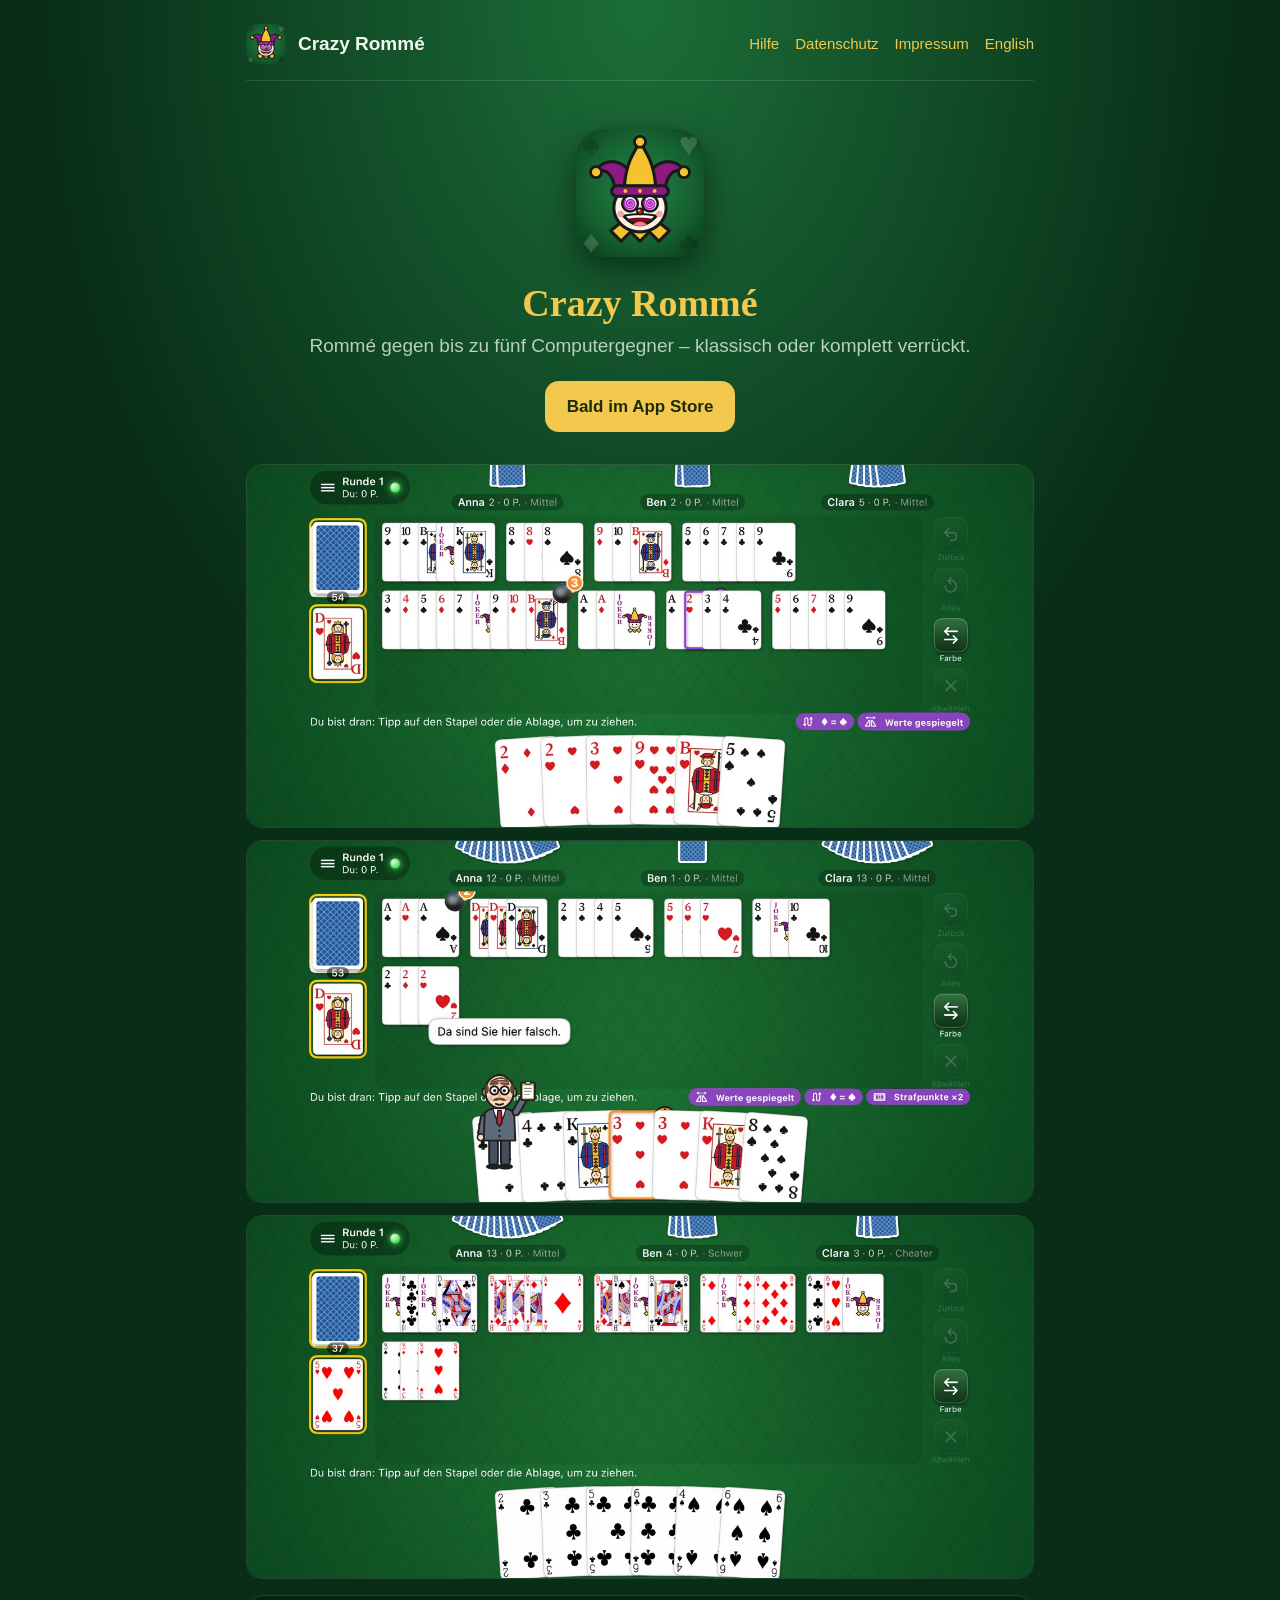
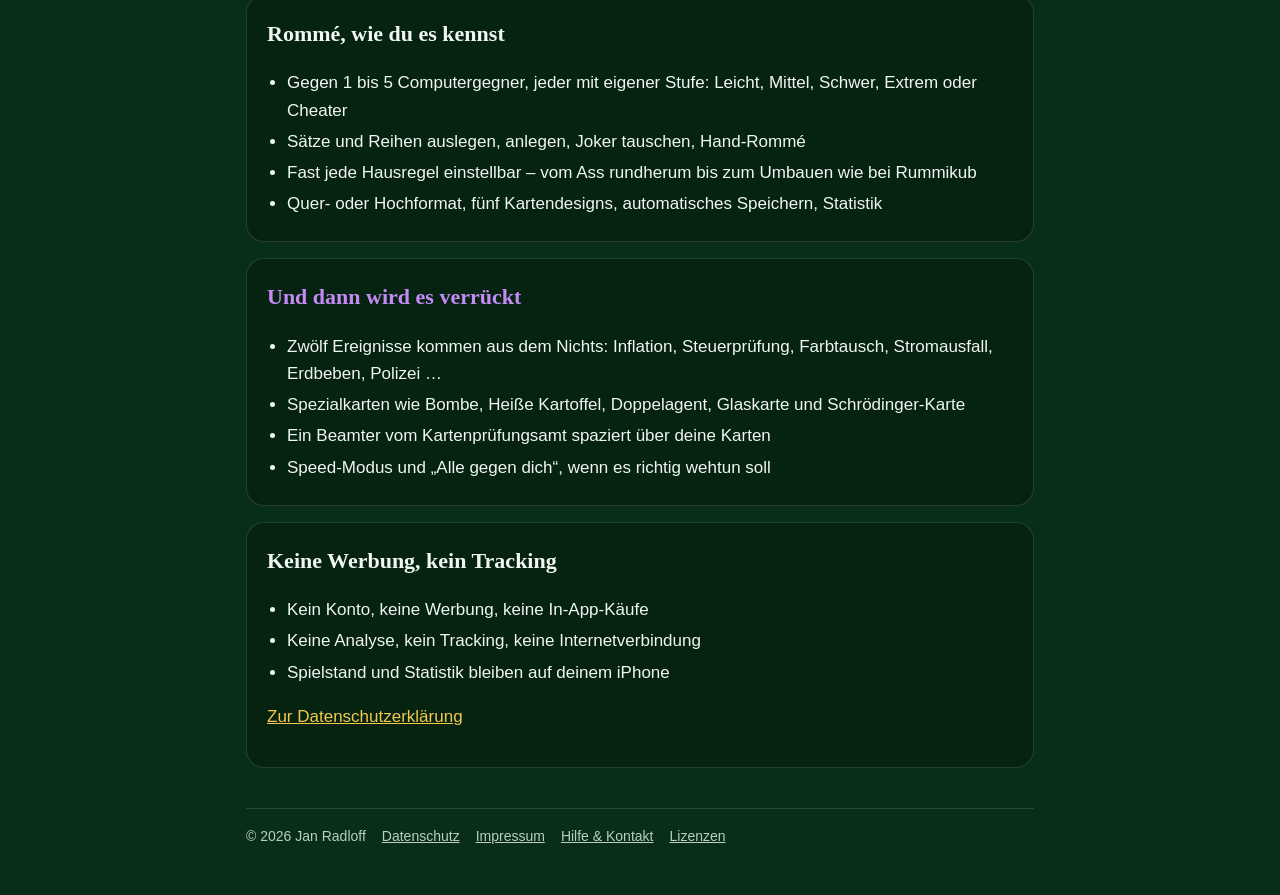
<file: index.html>
<!doctype html>
<html lang="de">
<head>
<meta charset="utf-8">
<meta name="viewport" content="width=device-width, initial-scale=1">
<title>Crazy Rommé</title>
<meta name="description" content="Crazy Rommé: Rommé für das iPhone gegen bis zu fünf Computergegner – klassisch oder mit verrückten Ereignissen. Ohne Werbung, ohne Tracking, ohne Datenerhebung.">
<meta name="theme-color" content="#082e18">
<link rel="icon" href="favicon.png">
<link rel="apple-touch-icon" href="apple-touch-icon.png">
<link rel="stylesheet" href="style.css">
<link rel="alternate" hreflang="de" href="https://the404avenger.github.io/crazy-romme/">
<link rel="alternate" hreflang="en" href="https://the404avenger.github.io/crazy-romme/en/">
</head>
<body>
<div class="wrap">
<header class="top">
  <a class="home" href="index.html"><img src="icon.png" alt="">Crazy Rommé</a>
  <nav>
    <a href="support.html">Hilfe</a>
    <a href="datenschutz.html">Datenschutz</a>
    <a href="impressum.html">Impressum</a>
    <a href="en/index.html" lang="en" hreflang="en">English</a>
  </nav>
</header>
<main>
<section class="hero">
  <img src="icon.png" alt="App-Symbol von Crazy Rommé: ein lachender Joker-Kopf">
  <h1>Crazy Rommé</h1>
  <p class="claim">Rommé gegen bis zu fünf Computergegner – klassisch oder komplett verrückt.</p>
  <!-- Link zum App Store ergänzen, sobald die App veröffentlicht ist -->
  <a class="badge" href="#">Bald im App Store</a>
</section>

<div class="shots">
  <img src="img/01-tisch_verrueckt.jpg" alt="Spieltisch im Querformat mit vielen Kombinationen, einer Bombe und zwei laufenden Ereignissen" loading="lazy">
  <img src="img/02-beamter.jpg" alt="Ein gezeichneter Beamter läuft über die Handkarten und sagt: Da sind Sie hier falsch." loading="lazy">
  <img src="img/03-tisch_klassisch.jpg" alt="Klassischer Spieltisch mit dem Kartensatz „Klassisch bunt“" loading="lazy">
</div>

<div class="card">
  <h2>Rommé, wie du es kennst</h2>
  <ul class="points">
    <li>Gegen 1 bis 5 Computergegner, jeder mit eigener Stufe: Leicht, Mittel, Schwer, Extrem oder Cheater</li>
    <li>Sätze und Reihen auslegen, anlegen, Joker tauschen, Hand-Rommé</li>
    <li>Fast jede Hausregel einstellbar – vom Ass rundherum bis zum Umbauen wie bei Rummikub</li>
    <li>Quer- oder Hochformat, fünf Kartendesigns, automatisches Speichern, Statistik</li>
  </ul>
</div>

<div class="card crazy">
  <h2>Und dann wird es verrückt</h2>
  <ul class="points">
    <li>Zwölf Ereignisse kommen aus dem Nichts: Inflation, Steuerprüfung, Farbtausch, Stromausfall, Erdbeben, Polizei …</li>
    <li>Spezialkarten wie Bombe, Heiße Kartoffel, Doppelagent, Glaskarte und Schrödinger-Karte</li>
    <li>Ein Beamter vom Kartenprüfungsamt spaziert über deine Karten</li>
    <li>Speed-Modus und „Alle gegen dich“, wenn es richtig wehtun soll</li>
  </ul>
</div>

<div class="card">
  <h2>Keine Werbung, kein Tracking</h2>
  <ul class="points">
    <li>Kein Konto, keine Werbung, keine In-App-Käufe</li>
    <li>Keine Analyse, kein Tracking, keine Internetverbindung</li>
    <li>Spielstand und Statistik bleiben auf deinem iPhone</li>
  </ul>
  <p><a href="datenschutz.html">Zur Datenschutzerklärung</a></p>
</div>
</main>
<footer>
  <span>© 2026 Jan Radloff</span>
  <a href="datenschutz.html">Datenschutz</a>
  <a href="impressum.html">Impressum</a>
  <a href="support.html">Hilfe &amp; Kontakt</a>
  <a href="lizenzen.html">Lizenzen</a>
</footer>
</div>
</body>
</html>
</file>
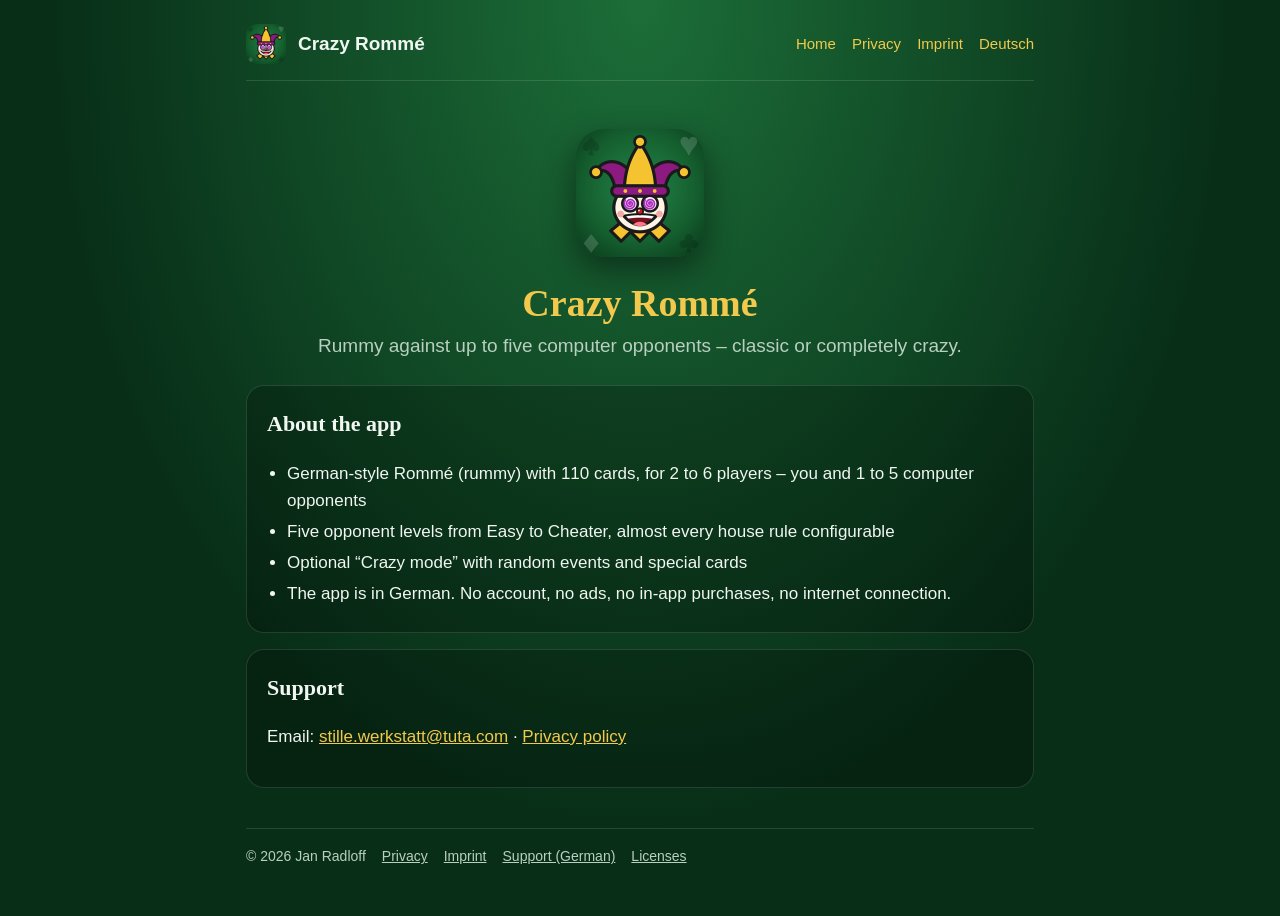
<file: en/index.html>
<!doctype html>
<html lang="en">
<head>
<meta charset="utf-8">
<meta name="viewport" content="width=device-width, initial-scale=1">
<title>Crazy Rommé</title>
<meta name="description" content="Crazy Rommé: Rummy for iPhone against up to five computer opponents – classic or crazy. No ads, no tracking, no data collection.">
<meta name="theme-color" content="#082e18">
<link rel="icon" href="../favicon.png">
<link rel="apple-touch-icon" href="../apple-touch-icon.png">
<link rel="stylesheet" href="../style.css">
<link rel="alternate" hreflang="de" href="https://the404avenger.github.io/crazy-romme/">
<link rel="alternate" hreflang="en" href="https://the404avenger.github.io/crazy-romme/en/">
</head>
<body>
<div class="wrap">
<header class="top">
  <a class="home" href="index.html"><img src="../icon.png" alt="">Crazy Rommé</a>
  <nav>
    <a href="index.html">Home</a>
    <a href="privacy.html">Privacy</a>
    <a href="../impressum.html">Imprint</a>
    <a href="../index.html" lang="de" hreflang="de">Deutsch</a>
  </nav>
</header>
<main>
<section class="hero">
  <img src="../icon.png" alt="Crazy Rommé app icon: a laughing joker head">
  <h1>Crazy Rommé</h1>
  <p class="claim">Rummy against up to five computer opponents – classic or completely crazy.</p>
</section>
<div class="card">
  <h2>About the app</h2>
  <ul class="points">
    <li>German-style Rommé (rummy) with 110 cards, for 2 to 6 players – you and 1 to 5 computer opponents</li>
    <li>Five opponent levels from Easy to Cheater, almost every house rule configurable</li>
    <li>Optional “Crazy mode” with random events and special cards</li>
    <li>The app is in German. No account, no ads, no in-app purchases, no internet connection.</li>
  </ul>
</div>
<div class="card">
  <h2>Support</h2>
  <p>Email: <a href="mailto:stille.werkstatt@tuta.com?subject=Crazy%20Romm%C3%A9">stille.werkstatt@tuta.com</a> · <a href="privacy.html">Privacy policy</a></p>
</div>
</main>
<footer>
  <span>© 2026 Jan Radloff</span>
  <a href="privacy.html">Privacy</a>
  <a href="../impressum.html">Imprint</a>
  <a href="../support.html">Support (German)</a>
  <a href="../lizenzen.html">Licenses</a>
</footer>
</div>
</body>
</html>
</file>
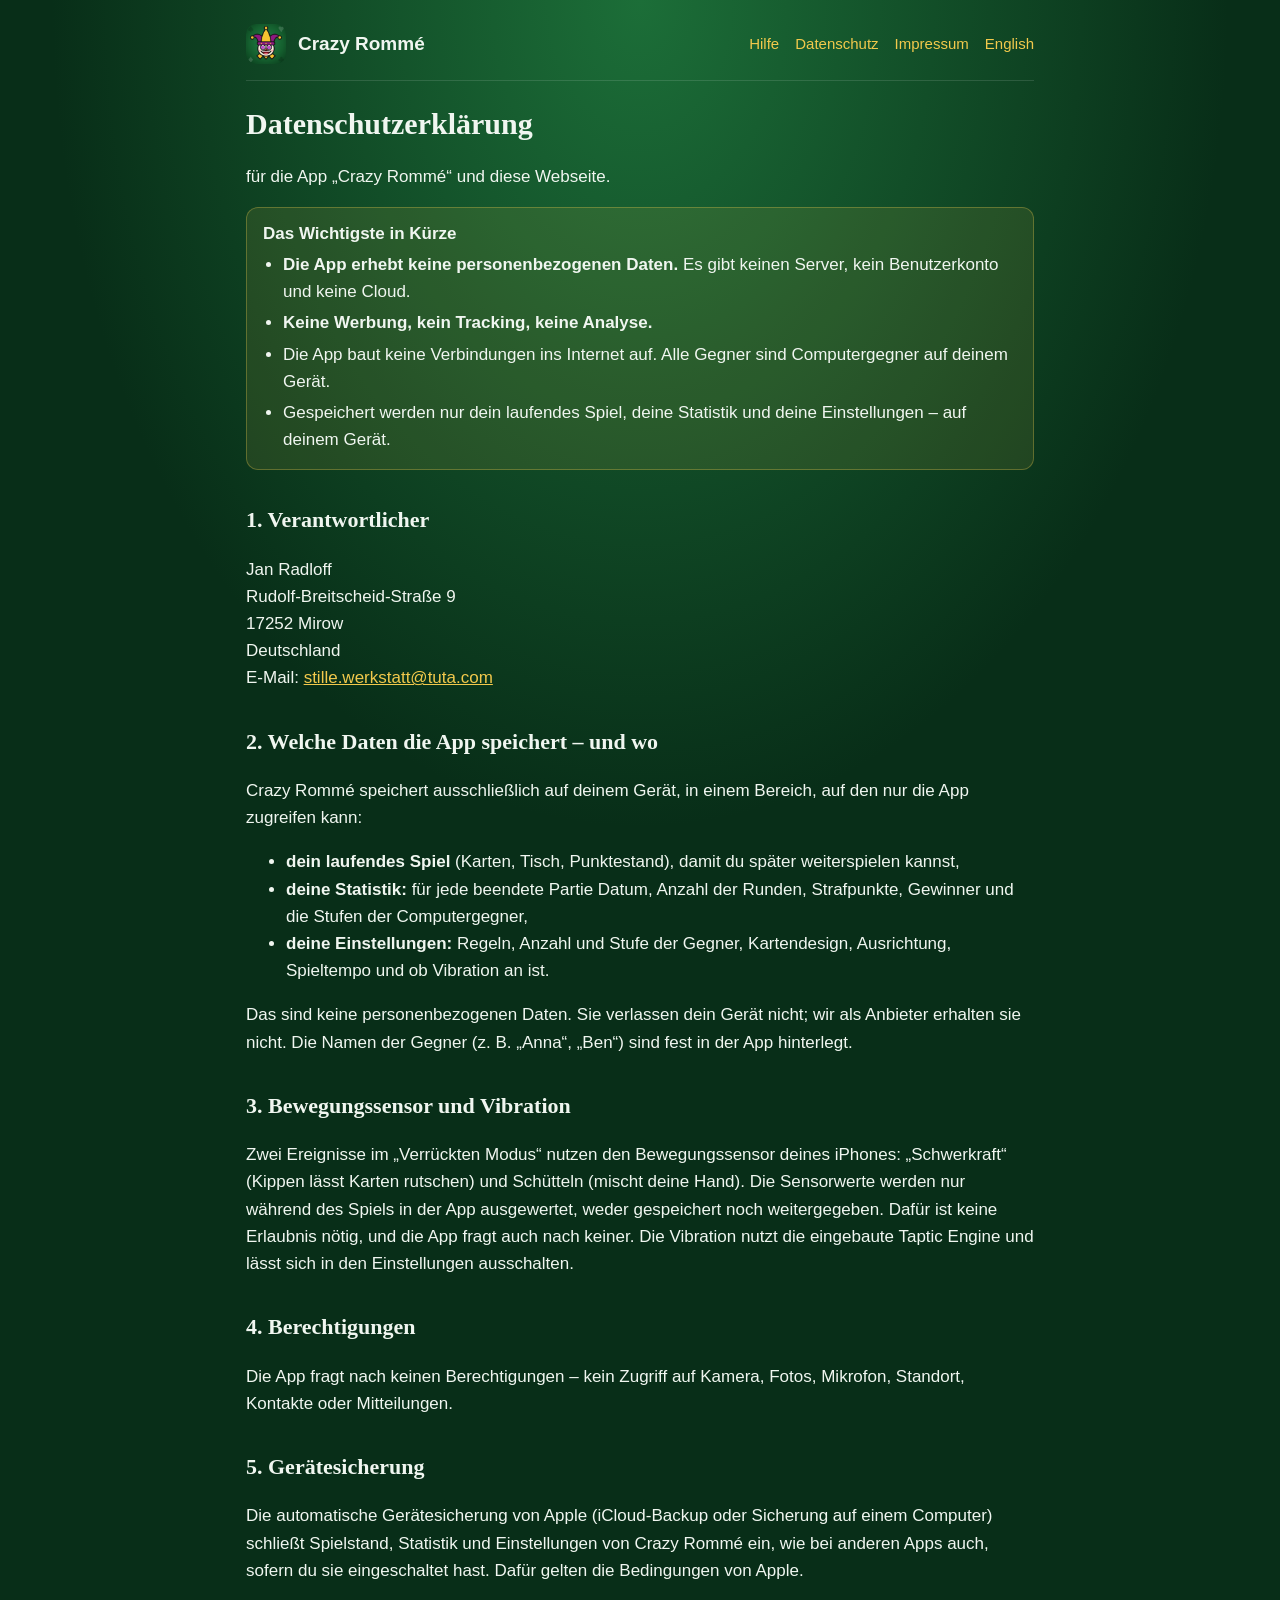
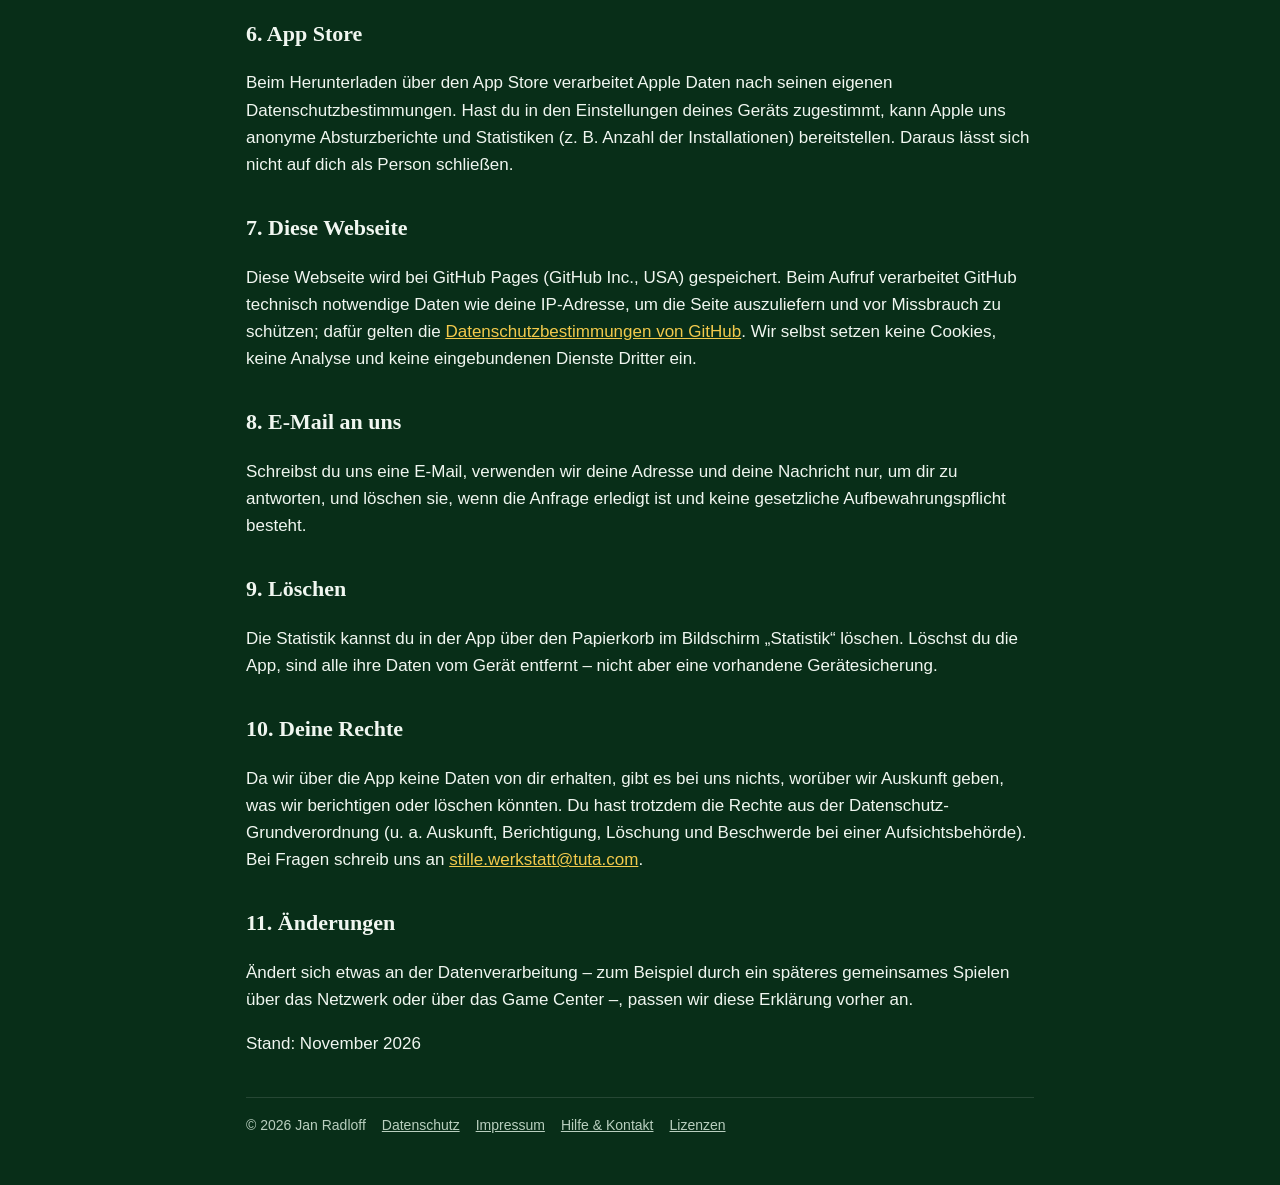
<file: datenschutz.html>
<!doctype html>
<html lang="de">
<head>
<meta charset="utf-8">
<meta name="viewport" content="width=device-width, initial-scale=1">
<title>Datenschutz – Crazy Rommé</title>
<meta name="description" content="Datenschutzerklärung für die App „Crazy Rommé“ und diese Webseite.">
<meta name="theme-color" content="#082e18">
<link rel="icon" href="favicon.png">
<link rel="apple-touch-icon" href="apple-touch-icon.png">
<link rel="stylesheet" href="style.css">
<link rel="alternate" hreflang="de" href="https://the404avenger.github.io/crazy-romme/datenschutz.html">
<link rel="alternate" hreflang="en" href="https://the404avenger.github.io/crazy-romme/en/privacy.html">
</head>
<body>
<div class="wrap">
<header class="top">
  <a class="home" href="index.html"><img src="icon.png" alt="">Crazy Rommé</a>
  <nav>
    <a href="support.html">Hilfe</a>
    <a href="datenschutz.html">Datenschutz</a>
    <a href="impressum.html">Impressum</a>
    <a href="en/privacy.html" lang="en" hreflang="en">English</a>
  </nav>
</header>
<main>
<h1>Datenschutzerklärung</h1>
<p>für die App „Crazy Rommé“ und diese Webseite.</p>

<div class="note">
<strong>Das Wichtigste in Kürze</strong>
<ul class="points">
  <li><strong>Die App erhebt keine personenbezogenen Daten.</strong> Es gibt keinen Server, kein Benutzerkonto und keine Cloud.</li>
  <li><strong>Keine Werbung, kein Tracking, keine Analyse.</strong></li>
  <li>Die App baut keine Verbindungen ins Internet auf. Alle Gegner sind Computergegner auf deinem Gerät.</li>
  <li>Gespeichert werden nur dein laufendes Spiel, deine Statistik und deine Einstellungen – auf deinem Gerät.</li>
</ul>
</div>

<h2>1. Verantwortlicher</h2>
<p>Jan Radloff<br>Rudolf-Breitscheid-Straße 9<br>17252 Mirow<br>Deutschland<br>E-Mail: <a href="mailto:stille.werkstatt@tuta.com">stille.werkstatt@tuta.com</a></p>

<h2>2. Welche Daten die App speichert – und wo</h2>
<p>Crazy Rommé speichert ausschließlich auf deinem Gerät, in einem Bereich, auf den nur die App zugreifen kann:</p>
<ul>
  <li><strong>dein laufendes Spiel</strong> (Karten, Tisch, Punktestand), damit du später weiterspielen kannst,</li>
  <li><strong>deine Statistik:</strong> für jede beendete Partie Datum, Anzahl der Runden, Strafpunkte, Gewinner und die Stufen der Computergegner,</li>
  <li><strong>deine Einstellungen:</strong> Regeln, Anzahl und Stufe der Gegner, Kartendesign, Ausrichtung, Spieltempo und ob Vibration an ist.</li>
</ul>
<p>Das sind keine personenbezogenen Daten. Sie verlassen dein Gerät nicht; wir als Anbieter erhalten sie nicht. Die Namen der Gegner (z. B. „Anna“, „Ben“) sind fest in der App hinterlegt.</p>

<h2>3. Bewegungssensor und Vibration</h2>
<p>Zwei Ereignisse im „Verrückten Modus“ nutzen den Bewegungssensor deines iPhones: „Schwerkraft“ (Kippen lässt Karten rutschen) und Schütteln (mischt deine Hand). Die Sensorwerte werden nur während des Spiels in der App ausgewertet, weder gespeichert noch weitergegeben. Dafür ist keine Erlaubnis nötig, und die App fragt auch nach keiner. Die Vibration nutzt die eingebaute Taptic Engine und lässt sich in den Einstellungen ausschalten.</p>

<h2>4. Berechtigungen</h2>
<p>Die App fragt nach keinen Berechtigungen – kein Zugriff auf Kamera, Fotos, Mikrofon, Standort, Kontakte oder Mitteilungen.</p>

<h2>5. Gerätesicherung</h2>
<p>Die automatische Gerätesicherung von Apple (iCloud-Backup oder Sicherung auf einem Computer) schließt Spielstand, Statistik und Einstellungen von Crazy Rommé ein, wie bei anderen Apps auch, sofern du sie eingeschaltet hast. Dafür gelten die Bedingungen von Apple.</p>

<h2>6. App Store</h2>
<p>Beim Herunterladen über den App Store verarbeitet Apple Daten nach seinen eigenen Datenschutzbestimmungen. Hast du in den Einstellungen deines Geräts zugestimmt, kann Apple uns anonyme Absturzberichte und Statistiken (z. B. Anzahl der Installationen) bereitstellen. Daraus lässt sich nicht auf dich als Person schließen.</p>

<h2>7. Diese Webseite</h2>
<p>Diese Webseite wird bei GitHub Pages (GitHub Inc., USA) gespeichert. Beim Aufruf verarbeitet GitHub technisch notwendige Daten wie deine IP-Adresse, um die Seite auszuliefern und vor Missbrauch zu schützen; dafür gelten die <a href="https://docs.github.com/de/site-policy/privacy-policies/github-general-privacy-statement">Datenschutzbestimmungen von GitHub</a>. Wir selbst setzen keine Cookies, keine Analyse und keine eingebundenen Dienste Dritter ein.</p>

<h2>8. E-Mail an uns</h2>
<p>Schreibst du uns eine E-Mail, verwenden wir deine Adresse und deine Nachricht nur, um dir zu antworten, und löschen sie, wenn die Anfrage erledigt ist und keine gesetzliche Aufbewahrungspflicht besteht.</p>

<h2>9. Löschen</h2>
<p>Die Statistik kannst du in der App über den Papierkorb im Bildschirm „Statistik“ löschen. Löschst du die App, sind alle ihre Daten vom Gerät entfernt – nicht aber eine vorhandene Gerätesicherung.</p>

<h2>10. Deine Rechte</h2>
<p>Da wir über die App keine Daten von dir erhalten, gibt es bei uns nichts, worüber wir Auskunft geben, was wir berichtigen oder löschen könnten. Du hast trotzdem die Rechte aus der Datenschutz-Grundverordnung (u. a. Auskunft, Berichtigung, Löschung und Beschwerde bei einer Aufsichtsbehörde). Bei Fragen schreib uns an <a href="mailto:stille.werkstatt@tuta.com">stille.werkstatt@tuta.com</a>.</p>

<h2>11. Änderungen</h2>
<p>Ändert sich etwas an der Datenverarbeitung – zum Beispiel durch ein späteres gemeinsames Spielen über das Netzwerk oder über das Game Center –, passen wir diese Erklärung vorher an.</p>
<p>Stand: November 2026</p>
</main>
<footer>
  <span>© 2026 Jan Radloff</span>
  <a href="datenschutz.html">Datenschutz</a>
  <a href="impressum.html">Impressum</a>
  <a href="support.html">Hilfe &amp; Kontakt</a>
  <a href="lizenzen.html">Lizenzen</a>
</footer>
</div>
</body>
</html>
</file>
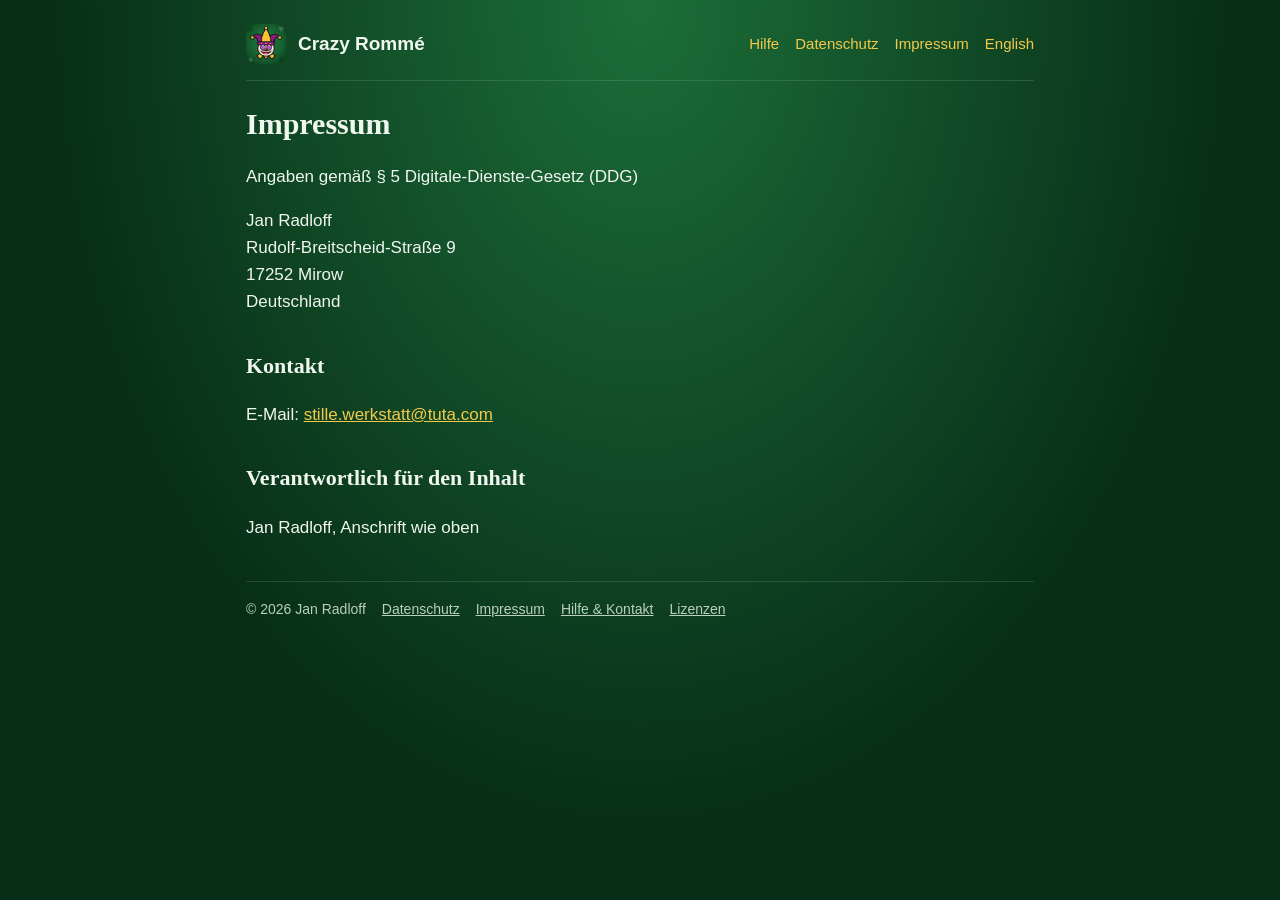
<file: impressum.html>
<!doctype html>
<html lang="de">
<head>
<meta charset="utf-8">
<meta name="viewport" content="width=device-width, initial-scale=1">
<title>Impressum – Crazy Rommé</title>
<meta name="description" content="Impressum von Crazy Rommé.">
<meta name="theme-color" content="#082e18">
<link rel="icon" href="favicon.png">
<link rel="apple-touch-icon" href="apple-touch-icon.png">
<link rel="stylesheet" href="style.css">
</head>
<body>
<div class="wrap">
<header class="top">
  <a class="home" href="index.html"><img src="icon.png" alt="">Crazy Rommé</a>
  <nav>
    <a href="support.html">Hilfe</a>
    <a href="datenschutz.html">Datenschutz</a>
    <a href="impressum.html">Impressum</a>
    <a href="en/privacy.html" lang="en" hreflang="en">English</a>
  </nav>
</header>
<main>
<h1>Impressum</h1>
<p>Angaben gemäß § 5 Digitale-Dienste-Gesetz (DDG)</p>
<p>Jan Radloff<br>Rudolf-Breitscheid-Straße 9<br>17252 Mirow<br>Deutschland</p>
<h2>Kontakt</h2>
<p>E-Mail: <a href="mailto:stille.werkstatt@tuta.com">stille.werkstatt@tuta.com</a></p>
<h2>Verantwortlich für den Inhalt</h2>
<p>Jan Radloff, Anschrift wie oben</p>
</main>
<footer>
  <span>© 2026 Jan Radloff</span>
  <a href="datenschutz.html">Datenschutz</a>
  <a href="impressum.html">Impressum</a>
  <a href="support.html">Hilfe &amp; Kontakt</a>
  <a href="lizenzen.html">Lizenzen</a>
</footer>
</div>
</body>
</html>
</file>
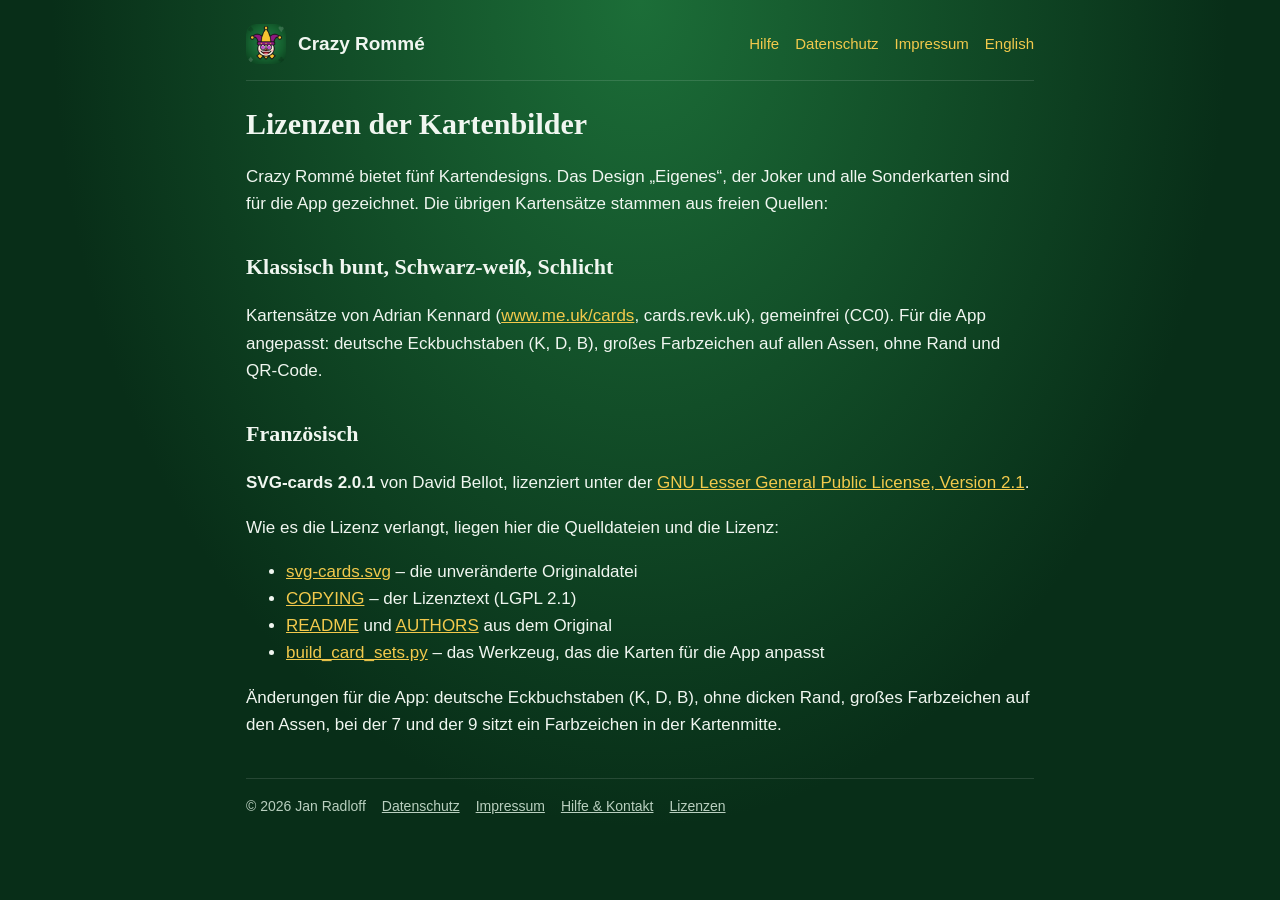
<file: lizenzen.html>
<!doctype html>
<html lang="de">
<head>
<meta charset="utf-8">
<meta name="viewport" content="width=device-width, initial-scale=1">
<title>Lizenzen – Crazy Rommé</title>
<meta name="description" content="Lizenzen der in Crazy Rommé verwendeten Kartenbilder.">
<meta name="theme-color" content="#082e18">
<link rel="icon" href="favicon.png">
<link rel="apple-touch-icon" href="apple-touch-icon.png">
<link rel="stylesheet" href="style.css">
</head>
<body>
<div class="wrap">
<header class="top">
  <a class="home" href="index.html"><img src="icon.png" alt="">Crazy Rommé</a>
  <nav>
    <a href="support.html">Hilfe</a>
    <a href="datenschutz.html">Datenschutz</a>
    <a href="impressum.html">Impressum</a>
    <a href="en/privacy.html" lang="en" hreflang="en">English</a>
  </nav>
</header>
<main>
<h1>Lizenzen der Kartenbilder</h1>
<p>Crazy Rommé bietet fünf Kartendesigns. Das Design „Eigenes“, der Joker und alle Sonderkarten sind für die App gezeichnet. Die übrigen Kartensätze stammen aus freien Quellen:</p>

<h2>Klassisch bunt, Schwarz-weiß, Schlicht</h2>
<p>Kartensätze von Adrian Kennard (<a href="https://www.me.uk/cards/">www.me.uk/cards</a>, cards.revk.uk), gemeinfrei (CC0). Für die App angepasst: deutsche Eckbuchstaben (K, D, B), großes Farbzeichen auf allen Assen, ohne Rand und QR-Code.</p>

<h2>Französisch</h2>
<p><strong>SVG-cards 2.0.1</strong> von David Bellot, lizenziert unter der <a href="https://www.gnu.org/licenses/old-licenses/lgpl-2.1.html">GNU Lesser General Public License, Version 2.1</a>.</p>
<p>Wie es die Lizenz verlangt, liegen hier die Quelldateien und die Lizenz:</p>
<ul>
  <li><a href="lizenzen/svg-cards/svg-cards.svg">svg-cards.svg</a> – die unveränderte Originaldatei</li>
  <li><a href="lizenzen/svg-cards/COPYING">COPYING</a> – der Lizenztext (LGPL 2.1)</li>
  <li><a href="lizenzen/svg-cards/README">README</a> und <a href="lizenzen/svg-cards/AUTHORS">AUTHORS</a> aus dem Original</li>
  <li><a href="lizenzen/svg-cards/build_card_sets.py">build_card_sets.py</a> – das Werkzeug, das die Karten für die App anpasst</li>
</ul>
<p>Änderungen für die App: deutsche Eckbuchstaben (K, D, B), ohne dicken Rand, großes Farbzeichen auf den Assen, bei der 7 und der 9 sitzt ein Farbzeichen in der Kartenmitte.</p>
</main>
<footer>
  <span>© 2026 Jan Radloff</span>
  <a href="datenschutz.html">Datenschutz</a>
  <a href="impressum.html">Impressum</a>
  <a href="support.html">Hilfe &amp; Kontakt</a>
  <a href="lizenzen.html">Lizenzen</a>
</footer>
</div>
</body>
</html>
</file>
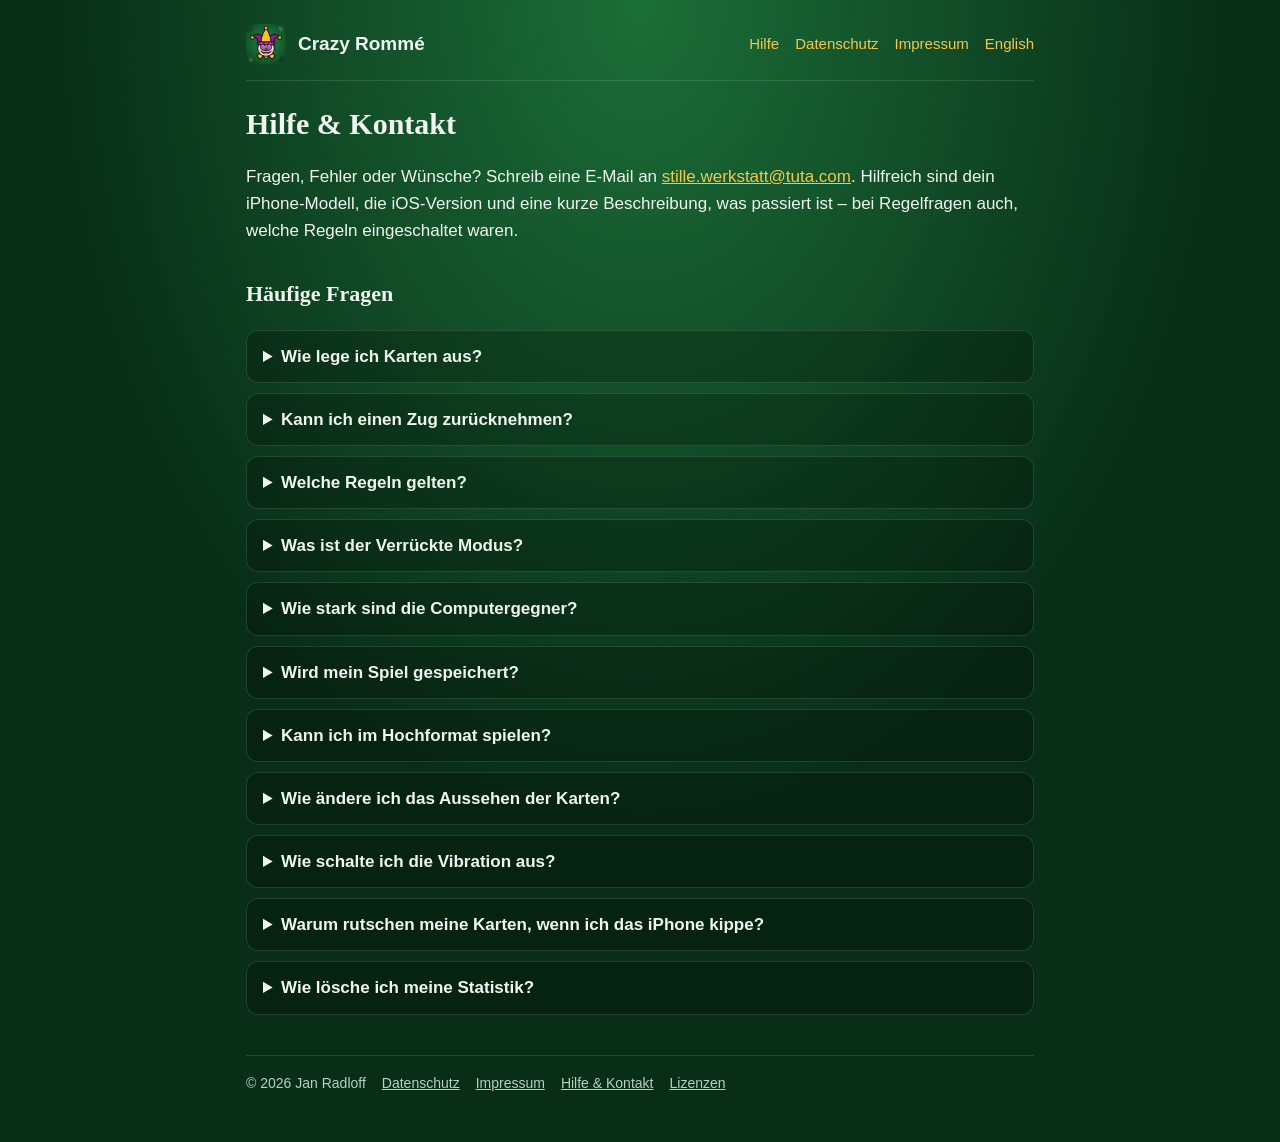
<file: support.html>
<!doctype html>
<html lang="de">
<head>
<meta charset="utf-8">
<meta name="viewport" content="width=device-width, initial-scale=1">
<title>Hilfe – Crazy Rommé</title>
<meta name="description" content="Hilfe und Kontakt zu Crazy Rommé.">
<meta name="theme-color" content="#082e18">
<link rel="icon" href="favicon.png">
<link rel="apple-touch-icon" href="apple-touch-icon.png">
<link rel="stylesheet" href="style.css">
</head>
<body>
<div class="wrap">
<header class="top">
  <a class="home" href="index.html"><img src="icon.png" alt="">Crazy Rommé</a>
  <nav>
    <a href="support.html">Hilfe</a>
    <a href="datenschutz.html">Datenschutz</a>
    <a href="impressum.html">Impressum</a>
    <a href="en/privacy.html" lang="en" hreflang="en">English</a>
  </nav>
</header>
<main>
<h1>Hilfe &amp; Kontakt</h1>
<p>Fragen, Fehler oder Wünsche? Schreib eine E-Mail an <a href="mailto:stille.werkstatt@tuta.com?subject=Crazy%20Romm%C3%A9">stille.werkstatt@tuta.com</a>. Hilfreich sind dein iPhone-Modell, die iOS-Version und eine kurze Beschreibung, was passiert ist – bei Regelfragen auch, welche Regeln eingeschaltet waren.</p>

<h2>Häufige Fragen</h2>
<details><summary>Wie lege ich Karten aus?</summary>
<p>Tippe Karten auf deiner Hand an – sie fahren hoch. Dann tippst du auf das Ziel: auf die freie Tischfläche für eine neue Kombination, auf eine Kombination zum Anlegen, auf einen Joker auf dem Tisch zum Tauschen oder auf den Ablagestapel zum Abwerfen. Geht etwas nicht, zittert die Auswahl kurz und darunter steht der Grund.</p></details>

<details><summary>Kann ich einen Zug zurücknehmen?</summary>
<p>Ja. Bis du abwirfst, ist alles Ausgelegte nur vorläufig (leicht durchsichtig). Mit „Zurück“ nimmst du den letzten Schritt zurück, mit „Alles“ den ganzen Zug.</p></details>

<details><summary>Welche Regeln gelten?</summary>
<p>Standard sind die üblichen Rommé-Regeln mit 110 Karten (zwei Decks mit sechs Jokern), 13 Handkarten und 30 Punkten fürs erste Auslegen. Im Bildschirm „Neue Partie“ unter „Regeln“ kannst du fast alles umstellen, zum Beispiel 40 oder 50 Punkte, Ass rundherum, Klopfen, „Hand only“ oder Umbauen wie bei Rummikub. Das „i“ neben jeder Regel erklärt sie.</p></details>

<details><summary>Was ist der Verrückte Modus?</summary>
<p>Zusätzlich zu den normalen Regeln passieren unvorhersehbare Dinge: Ereignisse wie Inflation, Steuerprüfung, Farbtausch, Stromausfall oder Erdbeben, ein Beamter vom Kartenprüfungsamt, Spezialkarten wie die Bombe, die Heiße Kartoffel oder die Schrödinger-Karte, ein Speed-Modus mit wenigen Sekunden pro Zug und der Modus „Alle gegen dich“. Jedes Ereignis und jede Spezialkarte lässt sich einzeln ein- und ausschalten. Die Computergegner spielen nach denselben Regeln.</p></details>

<details><summary>Wie stark sind die Computergegner?</summary>
<p>Es gibt fünf Stufen: Leicht, Mittel, Schwer, Extrem und Cheater. Bis Extrem sehen die Gegner nur, was ein echter Spieler sieht. Der Cheater kennt alle Karten, hält sich aber an alle Regeln. Jeder Gegner bekommt seine eigene Stufe.</p></details>

<details><summary>Wird mein Spiel gespeichert?</summary>
<p>Ja, automatisch nach jedem Zug und wenn du die App verlässt. Beim nächsten Start tippst du auf „Weiterspielen“. „Partie beenden“ im Menü verwirft den Spielstand.</p></details>

<details><summary>Kann ich im Hochformat spielen?</summary>
<p>Ja. Unter „Darstellung“ wählst du Querformat oder Hochformat, während einer Partie auch über das Menü oben links.</p></details>

<details><summary>Wie ändere ich das Aussehen der Karten?</summary>
<p>Unter „Darstellung“ → „Kartendesign“ stehen fünf Kartensätze zur Wahl. Die Regeln bleiben gleich.</p></details>

<details><summary>Wie schalte ich die Vibration aus?</summary>
<p>Unter „Darstellung“ → „Gefühl“ → „Vibration“.</p></details>

<details><summary>Warum rutschen meine Karten, wenn ich das iPhone kippe?</summary>
<p>Das ist das Ereignis „Schwerkraft“ im Verrückten Modus. Es gilt bis zum Ende der Runde. Wenn es dich stört, schalte es unter „Verrückt“ → „Ereignisse“ aus.</p></details>

<details><summary>Wie lösche ich meine Statistik?</summary>
<p>Öffne „Statistik“ und tippe oben rechts auf den Papierkorb. Statistik und Spielstand liegen nur auf deinem iPhone.</p></details>
</main>
<footer>
  <span>© 2026 Jan Radloff</span>
  <a href="datenschutz.html">Datenschutz</a>
  <a href="impressum.html">Impressum</a>
  <a href="support.html">Hilfe &amp; Kontakt</a>
  <a href="lizenzen.html">Lizenzen</a>
</footer>
</div>
</body>
</html>
</file>
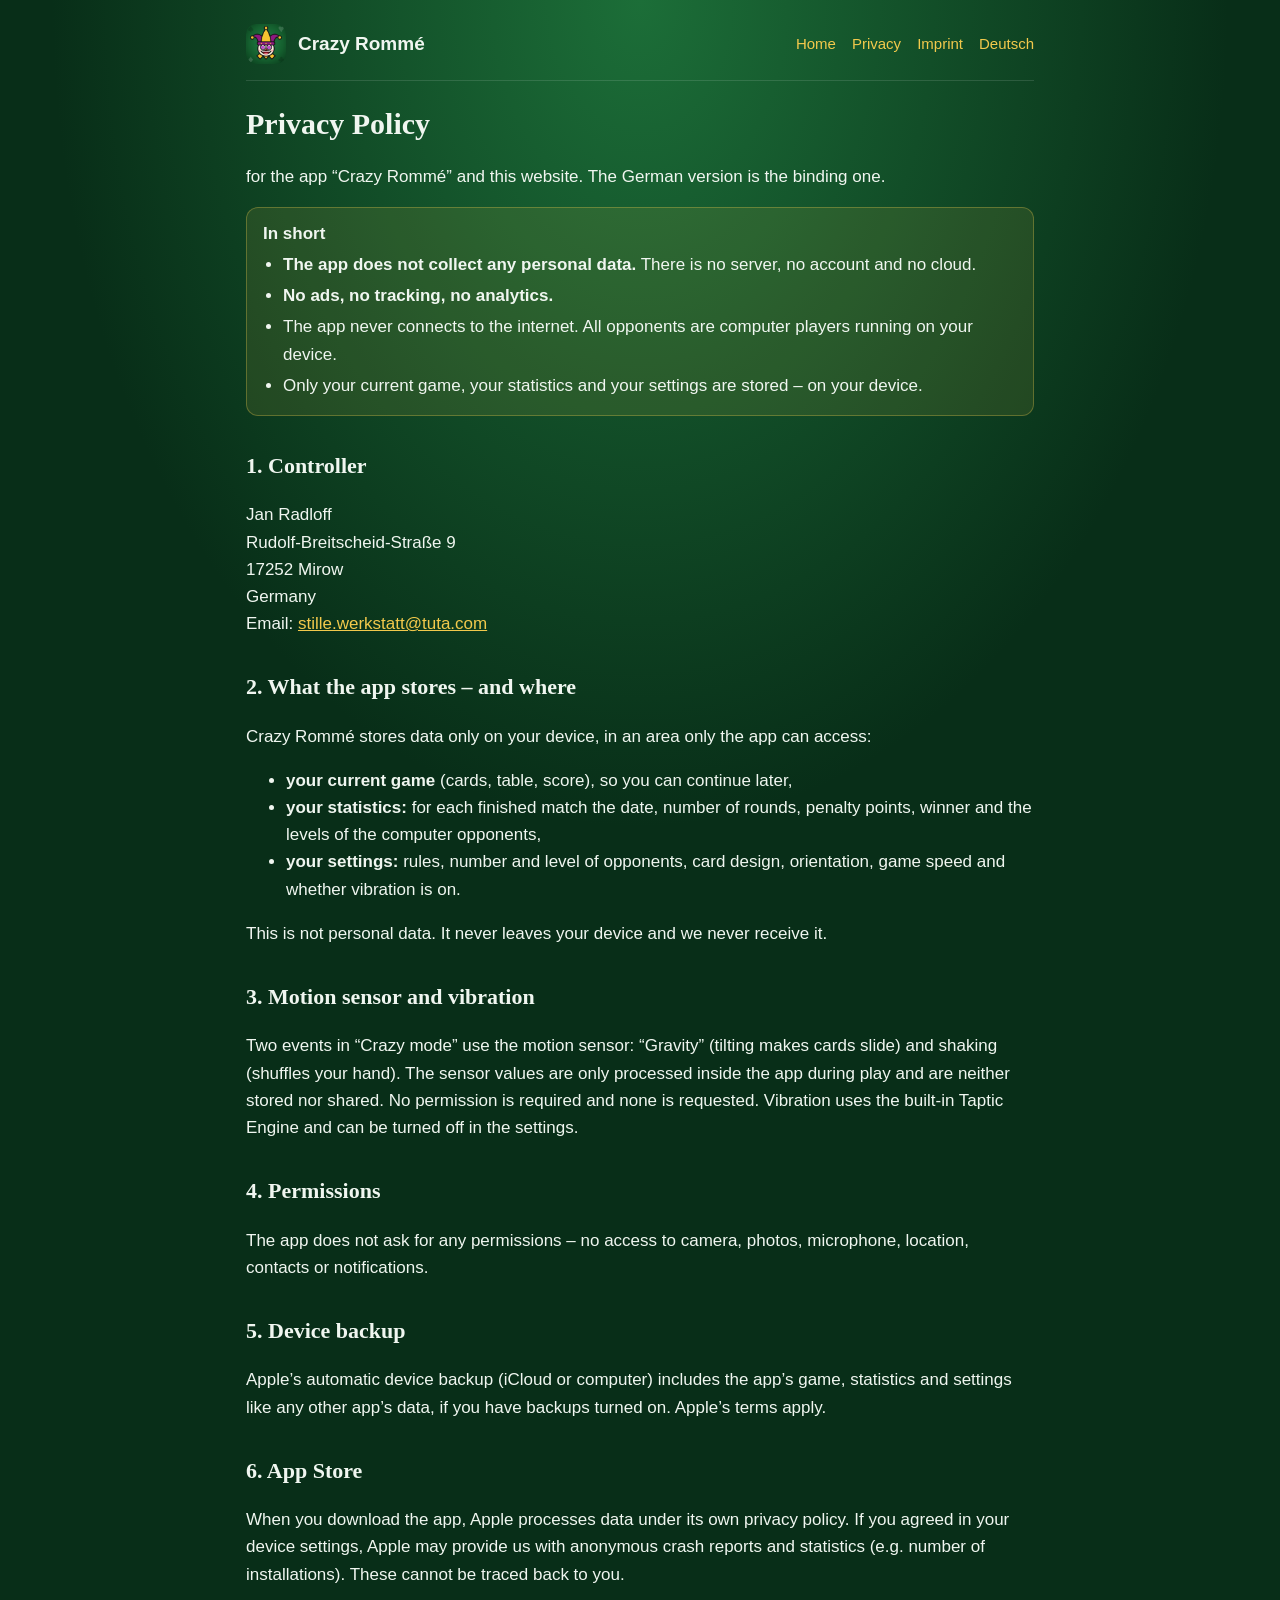
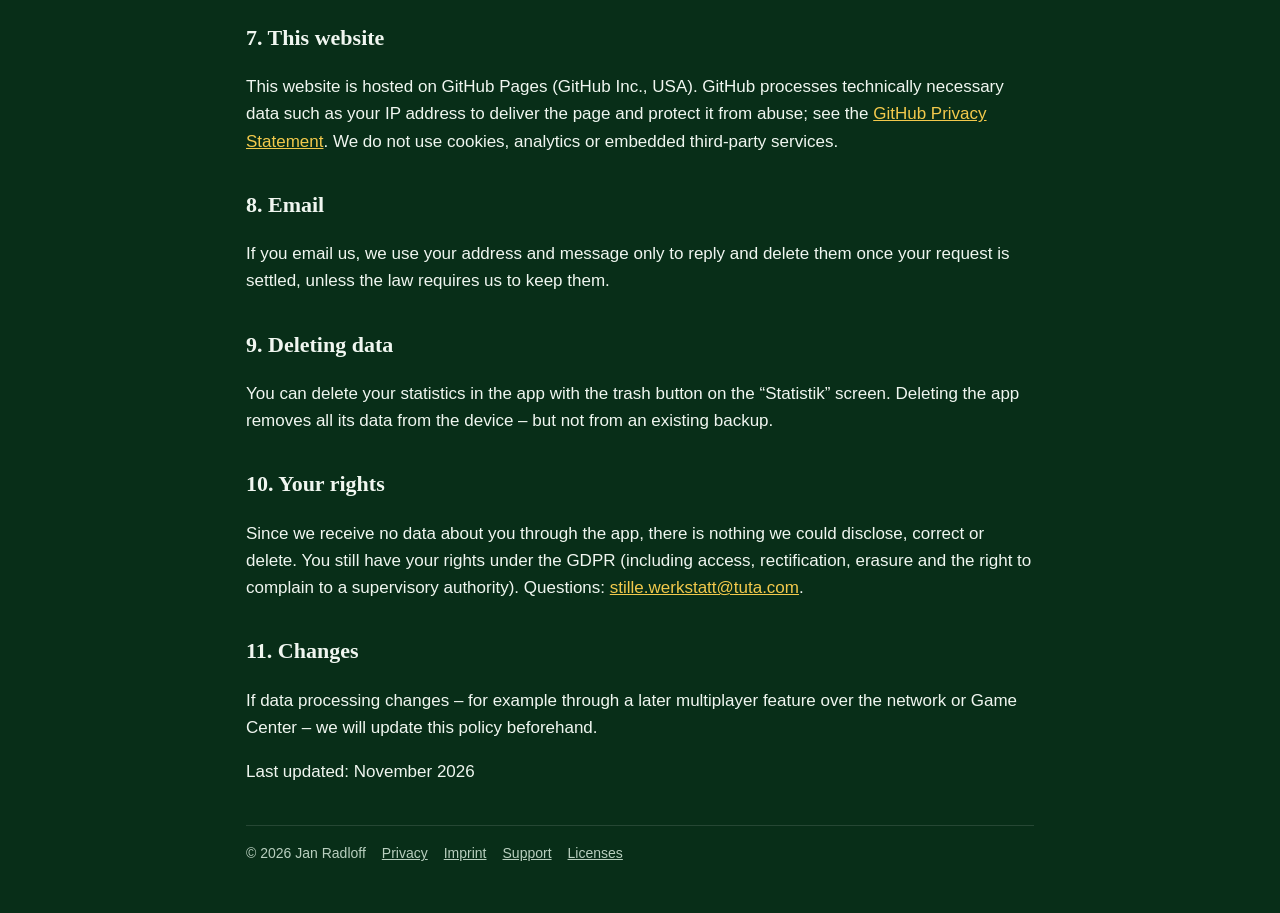
<file: en/privacy.html>
<!doctype html>
<html lang="en">
<head>
<meta charset="utf-8">
<meta name="viewport" content="width=device-width, initial-scale=1">
<title>Privacy – Crazy Rommé</title>
<meta name="description" content="Privacy policy for the app “Crazy Rommé” and this website.">
<meta name="theme-color" content="#082e18">
<link rel="icon" href="../favicon.png">
<link rel="apple-touch-icon" href="../apple-touch-icon.png">
<link rel="stylesheet" href="../style.css">
<link rel="alternate" hreflang="de" href="https://the404avenger.github.io/crazy-romme/datenschutz.html">
<link rel="alternate" hreflang="en" href="https://the404avenger.github.io/crazy-romme/en/privacy.html">
</head>
<body>
<div class="wrap">
<header class="top">
  <a class="home" href="index.html"><img src="../icon.png" alt="">Crazy Rommé</a>
  <nav>
    <a href="index.html">Home</a>
    <a href="privacy.html">Privacy</a>
    <a href="../impressum.html">Imprint</a>
    <a href="../datenschutz.html" lang="de" hreflang="de">Deutsch</a>
  </nav>
</header>
<main>
<h1>Privacy Policy</h1>
<p>for the app “Crazy Rommé” and this website. The German version is the binding one.</p>

<div class="note">
<strong>In short</strong>
<ul class="points">
  <li><strong>The app does not collect any personal data.</strong> There is no server, no account and no cloud.</li>
  <li><strong>No ads, no tracking, no analytics.</strong></li>
  <li>The app never connects to the internet. All opponents are computer players running on your device.</li>
  <li>Only your current game, your statistics and your settings are stored – on your device.</li>
</ul>
</div>

<h2>1. Controller</h2>
<p>Jan Radloff<br>Rudolf-Breitscheid-Straße 9<br>17252 Mirow<br>Germany<br>Email: <a href="mailto:stille.werkstatt@tuta.com">stille.werkstatt@tuta.com</a></p>

<h2>2. What the app stores – and where</h2>
<p>Crazy Rommé stores data only on your device, in an area only the app can access:</p>
<ul>
  <li><strong>your current game</strong> (cards, table, score), so you can continue later,</li>
  <li><strong>your statistics:</strong> for each finished match the date, number of rounds, penalty points, winner and the levels of the computer opponents,</li>
  <li><strong>your settings:</strong> rules, number and level of opponents, card design, orientation, game speed and whether vibration is on.</li>
</ul>
<p>This is not personal data. It never leaves your device and we never receive it.</p>

<h2>3. Motion sensor and vibration</h2>
<p>Two events in “Crazy mode” use the motion sensor: “Gravity” (tilting makes cards slide) and shaking (shuffles your hand). The sensor values are only processed inside the app during play and are neither stored nor shared. No permission is required and none is requested. Vibration uses the built-in Taptic Engine and can be turned off in the settings.</p>

<h2>4. Permissions</h2>
<p>The app does not ask for any permissions – no access to camera, photos, microphone, location, contacts or notifications.</p>

<h2>5. Device backup</h2>
<p>Apple’s automatic device backup (iCloud or computer) includes the app’s game, statistics and settings like any other app’s data, if you have backups turned on. Apple’s terms apply.</p>

<h2>6. App Store</h2>
<p>When you download the app, Apple processes data under its own privacy policy. If you agreed in your device settings, Apple may provide us with anonymous crash reports and statistics (e.g. number of installations). These cannot be traced back to you.</p>

<h2>7. This website</h2>
<p>This website is hosted on GitHub Pages (GitHub Inc., USA). GitHub processes technically necessary data such as your IP address to deliver the page and protect it from abuse; see the <a href="https://docs.github.com/en/site-policy/privacy-policies/github-general-privacy-statement">GitHub Privacy Statement</a>. We do not use cookies, analytics or embedded third-party services.</p>

<h2>8. Email</h2>
<p>If you email us, we use your address and message only to reply and delete them once your request is settled, unless the law requires us to keep them.</p>

<h2>9. Deleting data</h2>
<p>You can delete your statistics in the app with the trash button on the “Statistik” screen. Deleting the app removes all its data from the device – but not from an existing backup.</p>

<h2>10. Your rights</h2>
<p>Since we receive no data about you through the app, there is nothing we could disclose, correct or delete. You still have your rights under the GDPR (including access, rectification, erasure and the right to complain to a supervisory authority). Questions: <a href="mailto:stille.werkstatt@tuta.com">stille.werkstatt@tuta.com</a>.</p>

<h2>11. Changes</h2>
<p>If data processing changes – for example through a later multiplayer feature over the network or Game Center – we will update this policy beforehand.</p>
<p>Last updated: November 2026</p>
</main>
<footer>
  <span>© 2026 Jan Radloff</span>
  <a href="privacy.html">Privacy</a>
  <a href="../impressum.html">Imprint</a>
  <a href="../support.html">Support</a>
  <a href="../lizenzen.html">Licenses</a>
</footer>
</div>
</body>
</html>
</file>
<file: style.css>
/* Crazy Rommé – Webseite. Farben wie in der App (grüner Spieltisch, goldene Überschriften). */
:root {
  --bg: #082e18;
  --bg-glow: #1c6e38;
  --card: rgba(0, 0, 0, 0.22);
  --card-line: rgba(255, 255, 255, 0.12);
  --text: #f0f6f0;
  --muted: #b9cfbf;
  --accent: #f2c94c;
  --accent-soft: rgba(242, 201, 76, 0.1);
  --line: rgba(255, 255, 255, 0.12);
  --on-accent: #1d2a10;
  --crazy: #c48af5;
  color-scheme: dark;
}
* { box-sizing: border-box; }
html { -webkit-text-size-adjust: 100%; }
body {
  margin: 0;
  min-height: 100vh;
  background: radial-gradient(ellipse at 50% 0%, var(--bg-glow) 0%, rgba(28, 110, 56, 0) 65%), var(--bg);
  background-attachment: fixed;
  color: var(--text);
  font: 17px/1.6 ui-rounded, "SF Pro Rounded", -apple-system, BlinkMacSystemFont, "Segoe UI", Roboto, sans-serif;
}
a { color: var(--accent); }
.wrap { max-width: 820px; margin: 0 auto; padding: 24px 16px 48px; }
header.top {
  display: flex; align-items: center; gap: 12px;
  padding-bottom: 16px; border-bottom: 1px solid var(--line); margin-bottom: 24px;
}
header.top img { width: 40px; height: 40px; border-radius: 10px; }
header.top a.home { display: flex; align-items: center; gap: 12px; text-decoration: none; color: var(--text); font-weight: 700; font-size: 19px; }
nav { margin-left: auto; display: flex; gap: 16px; flex-wrap: wrap; font-size: 15px; }
nav a { text-decoration: none; }
h1, h2, .hero h1 { font-family: "New York", ui-serif, Georgia, serif; }
.hero { text-align: center; padding: 24px 0 8px; }
.hero img { width: 128px; height: 128px; border-radius: 28px; box-shadow: 0 12px 32px rgba(0, 0, 0, 0.45); }
.hero h1 { margin: 16px 0 4px; font-size: 38px; line-height: 1.2; color: var(--accent); }
.hero p.claim { margin: 0; color: var(--muted); font-size: 19px; }
.badge {
  display: inline-block; margin-top: 20px; padding: 12px 22px; border-radius: 14px;
  background: var(--accent); color: var(--on-accent); text-decoration: none; font-weight: 700;
}
.card { background: var(--card); border: 1px solid var(--card-line); border-radius: 18px; padding: 20px; margin: 16px 0; }
.card h2 { margin-top: 0; font-size: 22px; }
.card.crazy h2 { color: var(--crazy); }
ul.points { padding-left: 20px; margin: 0; }
ul.points li { margin: 4px 0; }
.shots { display: grid; grid-template-columns: 1fr; gap: 12px; margin: 24px 0 8px; }
.shots img { width: 100%; height: auto; border-radius: 16px; border: 1px solid var(--card-line); display: block; }
h1 { font-size: 30px; line-height: 1.25; }
h2 { font-size: 22px; margin-top: 32px; }
.note { background: var(--accent-soft); border: 1px solid rgba(242, 201, 76, 0.3); border-radius: 12px; padding: 12px 16px; }
code { font-size: 15px; }
footer { margin-top: 40px; padding-top: 16px; border-top: 1px solid var(--line); color: var(--muted); font-size: 14px; display: flex; gap: 16px; flex-wrap: wrap; }
footer a { color: var(--muted); }
details { background: var(--card); border: 1px solid var(--card-line); border-radius: 12px; padding: 12px 16px; margin: 10px 0; }
summary { cursor: pointer; font-weight: 700; }
@media (max-width: 520px) {
  nav { margin-left: 0; width: 100%; }
  header.top { flex-wrap: wrap; }
  .hero h1 { font-size: 32px; }
}
</file>
